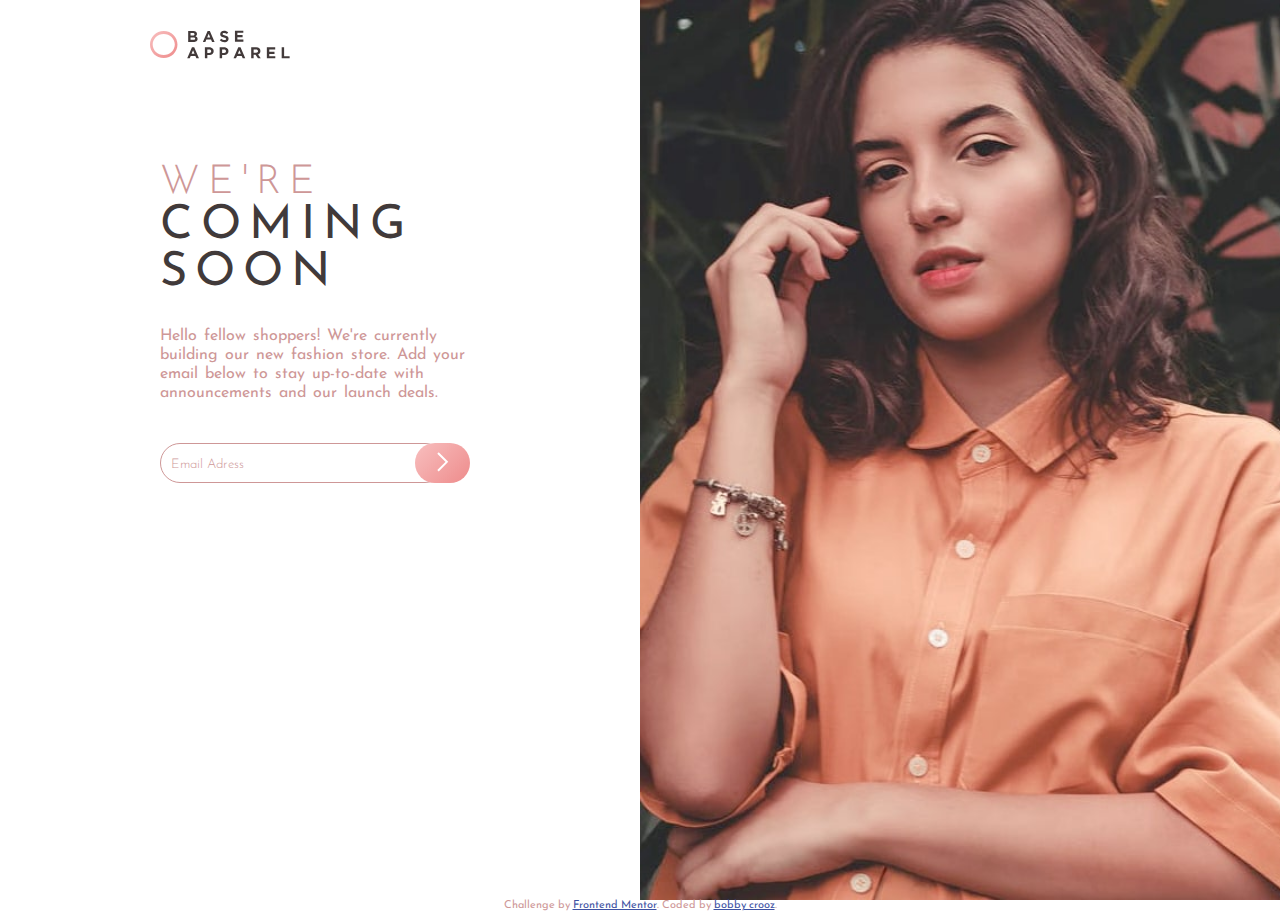
<file: index.html>
<!DOCTYPE html>
<html lang="en">
<head>
  <meta charset="UTF-8">
  <!-- displays site properly based on user's device -->
  <meta name="viewport" content="width=device-width, initial-scale=1.0"> 

  <link rel="icon" type="image/png" sizes="32x32" href="./images/favicon-32x32.png">
  
  <title>Frontend Mentor | base-apparel-coing-soon</title>

  <!-- bootsrap css  -->
  <!-- <link rel="stylesheet" href="https://stackpath.bootstrapcdn.com/bootstrap/4.5.0/css/bootstrap.min.css" integrity="sha384-9aIt2nRpC12Uk9gS9baDl411NQApFmC26EwAOH8WgZl5MYYxFfc+NcPb1dKGj7Sk" crossorigin="anonymous"> -->
  <!-- external css -->
  <link rel="stylesheet" href="css/main.css">

  <style>
      
    .attribution { font-size: 11px; text-align: center; }
    .attribution a { color: hsl(228, 45%, 44%); }
  </style>
</head>
<body>
    <div class="container ">
        <div class="main ">
            <div class="main__inner ">
                    <img src="images/logo.svg" alt="" class="main__logo ">

                    <div class="main__image">
                        <!-- background  -->
                    </div>

                    <!-- ------ -->

                    <div class="blockquote ">
                        <div class="blockquote__head ">
                            <p class="head--one">
                                WE'RE
                            <p>
                    
                            <p class="head--two">
                                COMING 
                                <br> 
                                SOON
                            </p>
                        </div>
                        <div class="blockquote__body ">
                            <p>
                                Hello fellow shoppers! We're currently building our new fashion store. 
                                Add your email below to stay up-to-date with announcements and our launch deals.
                            </p>
            
                            <!-- form input -->
                                <form class="content__input" method="post">
                                    <input type="email" name="email" id="email" class="content_email" placeholder="Email Adress">
                                    <span id="warning-icon"><img  src="./images/icon-error.svg" alt=""></span>
                                    <button  type="button"  id="submit-btn" class="input__submit_btn"><span><img  src="images/icon-arrow.svg" alt="submit"></span></button>
                                    
                                </form>

                            
      
                </div>
            
            </div>
        </div>
        </div>
        <!-- -------- -->

        <div class="desktop-image">
            <!-- background image -->
        </div>
        
    </div>
    <script src="./main.js"></script>
    <footer>
        <p class="attribution">
          Challenge by <a href="https://www.frontendmentor.io?ref=challenge" target="_blank">Frontend Mentor</a>. 
          Coded by <a href="#">bobby crooz</a>.
        </p>
      </footer>
</body>
</html>
</file>
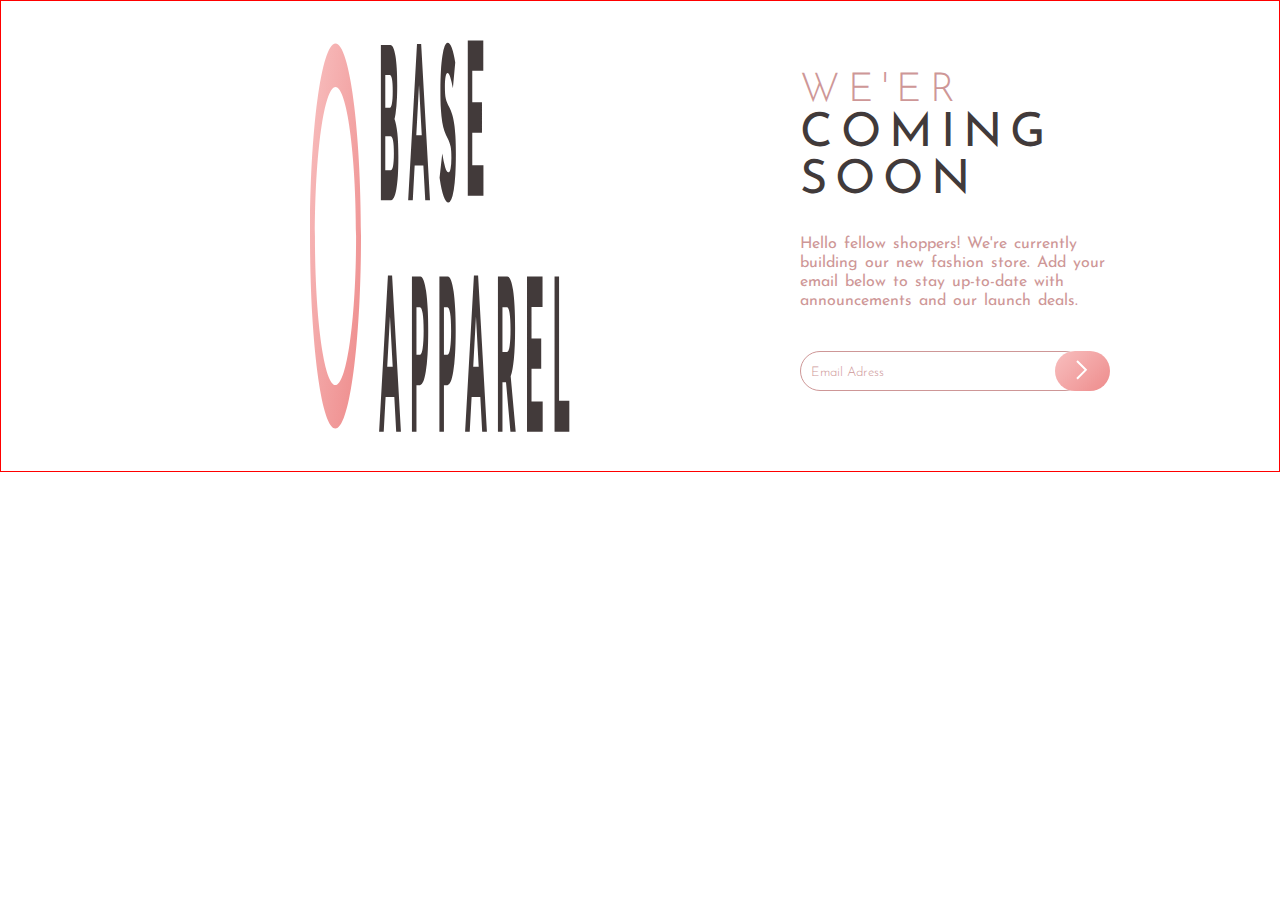
<file: indexx.html>
<!DOCTYPE html>
<html lang="en">
<head>
  <meta charset="UTF-8">
  <!-- displays site properly based on user's device -->
  <meta name="viewport" content="width=device-width, initial-scale=1.0"> 

  <link rel="icon" type="image/png" sizes="32x32" href="./images/favicon-32x32.png">
  
  <title>Frontend Mentor | Four card feature section</title>

  <!-- bootsrap css  -->
  <!-- <link rel="stylesheet" href="https://stackpath.bootstrapcdn.com/bootstrap/4.5.0/css/bootstrap.min.css" integrity="sha384-9aIt2nRpC12Uk9gS9baDl411NQApFmC26EwAOH8WgZl5MYYxFfc+NcPb1dKGj7Sk" crossorigin="anonymous"> -->
  <!-- external css -->
  <link rel="stylesheet" href="css/main.css">

  <style>
    .attribution { font-size: 11px; text-align: center; }
    .attribution a { color: hsl(228, 45%, 44%); }
  </style>
</head>
<body>
    <div class="container b">
        <div class="main">
            <img src="images/logo.svg" alt="" class="main__logo">

            <div class="main__image ">
                <!-- background  -->
            </div>
        </div>
        <div class="blockquote ">
            <div class="blockquote__head ">
                <p class="head--one">
                    WE'ER
                  <p>
        
                  <p class="head--two">
                      COMING 
                      <br> 
                      SOON
                  </p>
            </div>
            <div class="blockquote__body ">
                <p>
                    Hello fellow shoppers! We're currently building our new fashion store. 
                    Add your email below to stay up-to-date with announcements and our launch deals.
                  </p>

                   <!-- form input -->
                    <form class="content__input ">
                        <input type="email" name="email" id="email" class="content_email" placeholder="Email Adress">
                        <span id="warning-icon"><img src="./images/icon-error.svg" alt=""></span>
                        <button  type="submit" class="input__submit_btn"><span><img src="images/icon-arrow.svg" alt="submit"></span></button>
                        <!-- <br>
                        <p id="warning-text">
                            please provide a valid name
                        </p> -->
                    </form>
  
            </div>
        </div>
    </div>
</body>
</html>
</file>
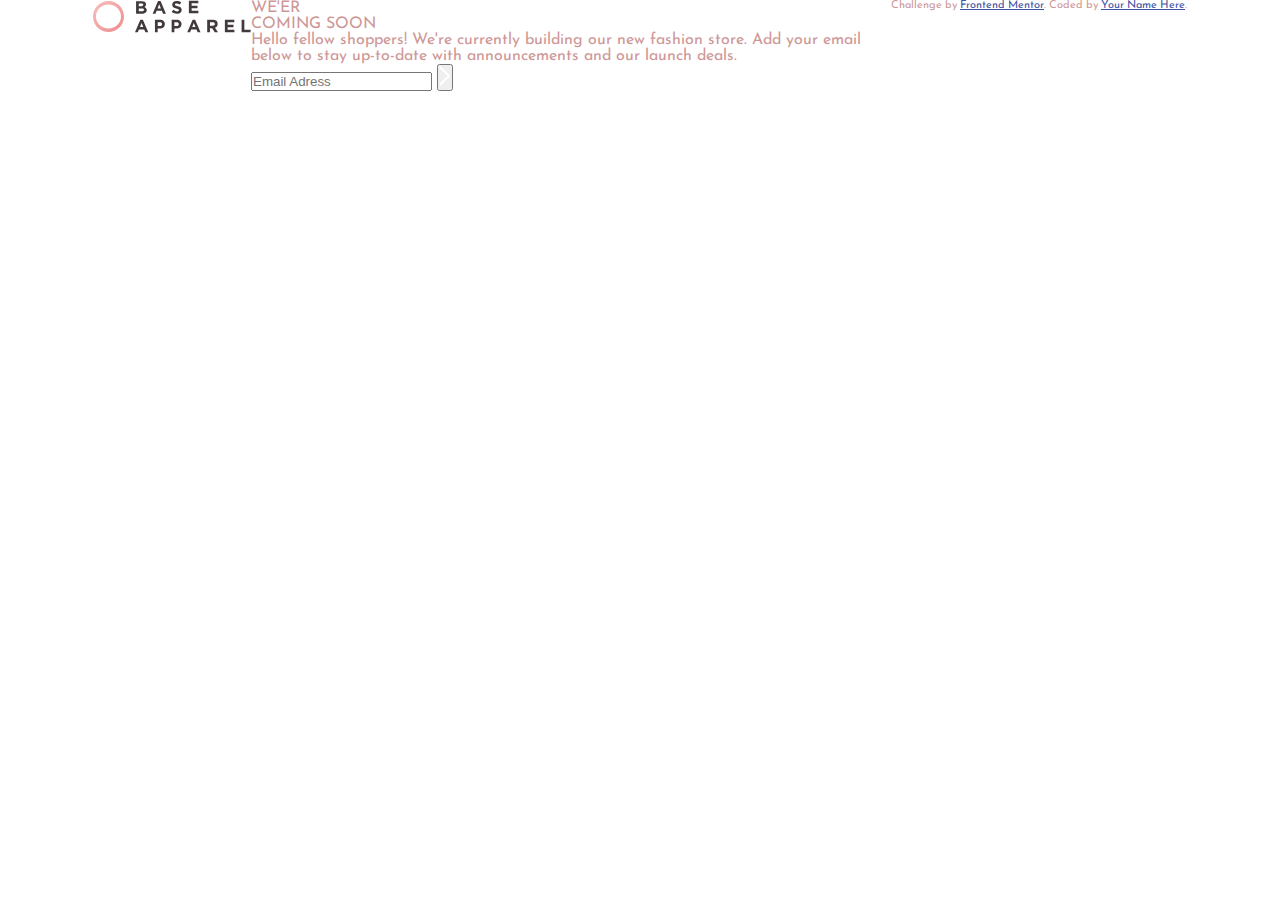
<file: indi.html>
<!DOCTYPE html>
<html lang="en">
<head>
  <meta charset="UTF-8">
  <!-- displays site properly based on user's device -->
  <meta name="viewport" content="width=device-width, initial-scale=1.0"> 

  <link rel="icon" type="image/png" sizes="32x32" href="./images/favicon-32x32.png">
  
  <title>Frontend Mentor | Four card feature section</title>

  <!-- bootsrap css  -->
  <!-- <link rel="stylesheet" href="https://stackpath.bootstrapcdn.com/bootstrap/4.5.0/css/bootstrap.min.css" integrity="sha384-9aIt2nRpC12Uk9gS9baDl411NQApFmC26EwAOH8WgZl5MYYxFfc+NcPb1dKGj7Sk" crossorigin="anonymous"> -->
  <!-- external css -->
  <link rel="stylesheet" href="css/main.css">

  <style>
    .attribution { font-size: 11px; text-align: center; }
    .attribution a { color: hsl(228, 45%, 44%); }
  </style>
</head>
<body>

  <!-- The Wrapper for the entire design -->
  <div class="container ">
          <!-- the logo -->
      <div class="header">
        <img src="images/logo.svg" alt="" class="header__logo">
      </div>
      
      <!-- wrapper for the image and text_content -->
      <main class="main ">
        <!-- the image -->
      <div class="header__image ">
      </div>
   
      <!-- text content -->
    <div class="section">
      <div class="content">
        <div class="content__header ">
          <p class="head--one">
            WE'ER
          <p>

          <p class="head--two">
              COMING SOON
          </p>

        </div>

        <div class="content__blockquote">
          <p>
          Hello fellow shoppers! We're currently building our new fashion store. 
          Add your email below to stay up-to-date with announcements and our launch deals.
        </p>
      </div>
          <!-- form input -->
        <form class="content__input">
          <input type="email" name="email" id="email" class="content_email" placeholder="Email Adress">
          <button  type="submit" class="input__submit_btn"><span><img src="images/icon-arrow.svg" alt="submit"></span></button>
        </form>

      </div>
    </div>
    <!-- end text_content -->
    </main>
    <footer>
      <p class="attribution">
        Challenge by <a href="https://www.frontendmentor.io?ref=challenge" target="_blank">Frontend Mentor</a>. 
        Coded by <a href="#">Your Name Here</a>.
      </p>
    </footer>
  </div>



  


 
</div> 
  
</body>
</html>
</file>
<file: css/main.css>
/*-=========================
===========crooz============
Style in /css/main.css
Author: Idris Ifeoluwa
style tools:
-----------FlexBox,BEM,SASS
==========crooz=============
============================
 */
@import url("https://fonts.googleapis.com/css2?family=Josefin+Sans:wght@300;400;600&display=swap");
* {
  padding: 0px;
  margin: 0px;
  box-sizing: border-box;
}

:root {
  --primary_1: hsl(0, 36%, 70%);
  --primary_2: hsl(0, 93%, 68%);
  --neutral: hsl(0, 6%, 24%);
  --L_Grad_1: 135deg,hsl(0, 0%, 100%),hsl(0, 100%, 98%);
  --L_Grad_2: 135deg,hsl(0, 80%, 86%),hsl(0, 74%, 74%);
  --josephin: "Josefin Sans", sans-serif;
  --light: 300;
  --lighter: 400;
  --dark: 600;
}

body {
  color: var(--primary_1);
  font-family: var(--josephin);
}

.b {
  border: 0.1px solid red;
}

.c {
  border: 0.1px solid blue;
}

.container {
  display: flex;
  justify-content: center;
  width: 100%;
}
.container .main {
  display: flex;
  justify-content: center;
  margin-top: 0px;
  width: 100%;
}
.container .main .main__logo {
  padding: 30px;
  width: 50%;
}
.container .main .main__image {
  background-image: url("../images/hero-mobile.jpg");
  background-position: no-repeat;
  background-size: cover;
  width: 100%;
  height: 400px;
}
.container .blockquote {
  text-align: center;
  width: 100%;
  padding: 30px;
  margin-bottom: 30px;
}
.container .blockquote .blockquote__head {
  padding: 10px;
  height: auto;
}
.container .blockquote .blockquote__head .head--one {
  font-size: 40px;
  font-weight: var(--light);
  letter-spacing: 8px;
  color: var(--primary_1);
}
.container .blockquote .blockquote__head .head--two {
  font-weight: var(--lighter);
  color: var(--neutral);
  font-size: 47px;
  letter-spacing: 8px;
}
.container .blockquote .blockquote__body {
  font-weight: var(--lighter);
  font-size: 16px;
  word-spacing: 2px;
  line-height: 19px;
  padding: 20px;
}
.container .blockquote .blockquote__body .content__input {
  display: inline-flex;
  margin-top: 40px;
  width: 100%;
  position: relative;
}
.container .blockquote .blockquote__body .content__input::after {
  content: "please provide a valid email";
  display: none;
  position: absolute;
  bottom: -25px;
  left: 0;
  margin-left: 10px;
  font-size: 13px;
}
.container .blockquote .blockquote__body .show::after {
  display: block;
}
.container .blockquote .blockquote__body input[type=email] {
  border: 1px solid var(--primary_1);
  border-radius: 20px;
  height: 40px;
  padding: 10px;
  width: 100%;
}
.container .blockquote .blockquote__body input[type=email]:focus {
  outline: none;
}
.container .blockquote .blockquote__body input[type=email]::-webkit-input-placeholder {
  color: var(--primary_1);
  font-weight: var(--light);
  font-family: var(--josephin);
}
.container .blockquote .blockquote__body #warning-icon {
  display: none;
  margin: auto;
  margin-left: -100px;
}
.container .blockquote .blockquote__body .input__submit_btn {
  color: var(--primary_1);
  height: 40px;
  width: 60px;
  background-image: linear-gradient(var(--L_Grad_2));
  border-radius: 20px;
  border: none;
  margin-left: -30px;
}
.container .blockquote .blockquote__body .input__submit_btn:focus {
  outline: none;
}
.container .blockquote .blockquote__body .input__submit_btn:hover {
  cursor: pointer;
  box-shadow: 3px 3px 10px 0px var(--primary_1);
}
.container .desktop-image {
  background-image: url("../images/hero-desktop.jpg");
  background-size: cover;
  height: 100vh;
  display: none;
}
@media screen and (min-width: 600px) {
  .container .container {
    display: flex;
    flex-direction: row;
    align-items: center;
  }
  .container .main {
    width: 50%;
  }
  .container .main__inner {
    margin-top: 0px;
    align-items: flex-start;
  }
  .container .main__image {
    display: none;
  }
  .container .desktop-image {
    display: block;
    width: 50%;
  }
  .container .blockquote {
    width: 400px;
    text-align: left;
    margin-top: 30px;
  }
  .container .blockquote__body {
    margin-left: -10px;
  }
}

/*# sourceMappingURL=main.css.map */
</file>
